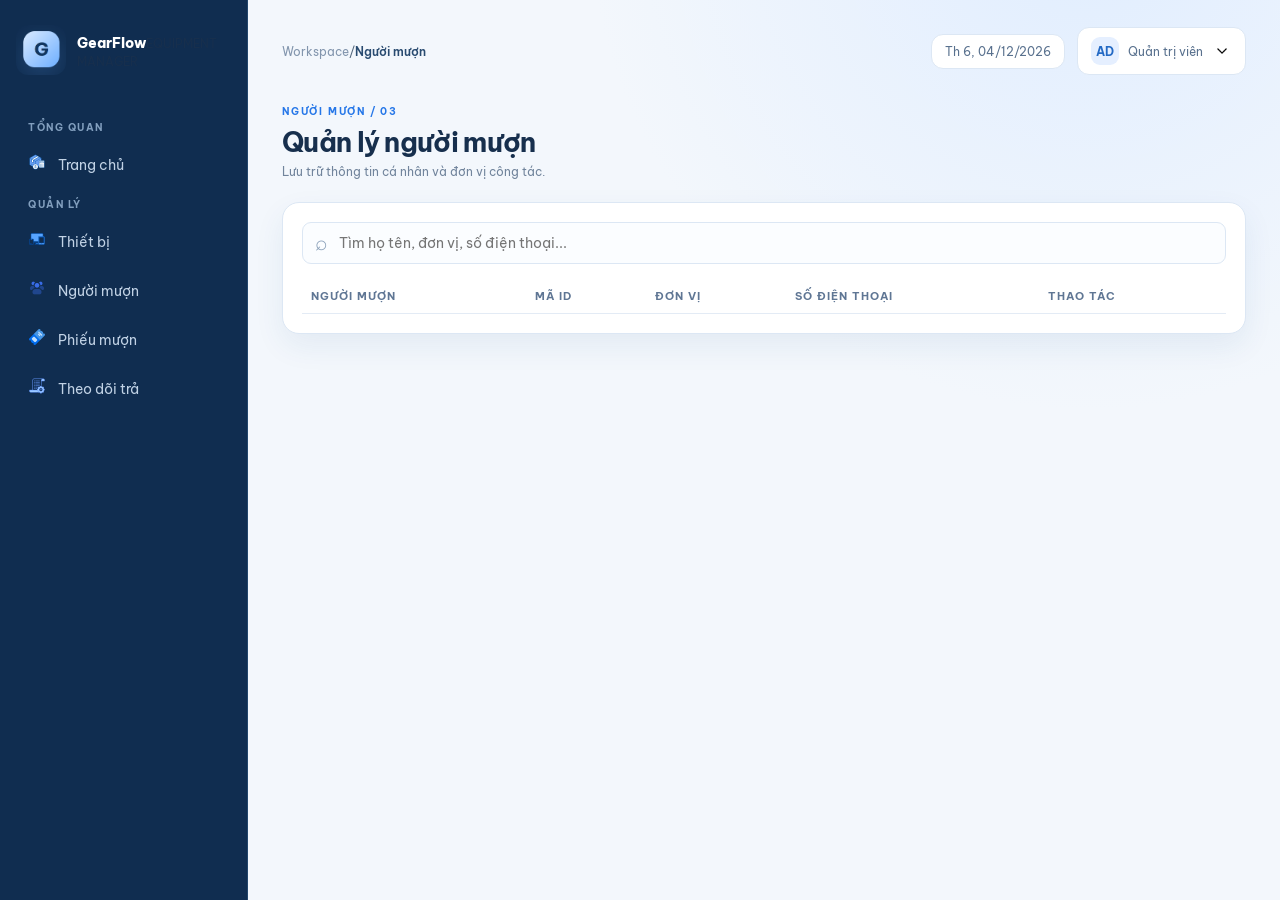
<file: html/customers.html>
<!DOCTYPE html>
<html lang="vi">
<head>
<meta charset="UTF-8">
<meta name="viewport" content="width=device-width, initial-scale=1.0">
<title>Người mượn | GearFlow Blue</title>
<link rel="preconnect" href="https://fonts.googleapis.com">
<link rel="preconnect" href="https://fonts.gstatic.com" crossorigin>
<link href="https://fonts.googleapis.com/css2?family=Be+Vietnam+Pro:wght@400;500;600;700;800&display=swap" rel="stylesheet">
<link rel="stylesheet" href="main.css">

</head>
<body data-page="customers">
<div class="app">
<aside class="sidebar">
  <div class="brand">
    <div><img class="logo-img" src="../images/logo.png" alt=""></div><div>
      <span class="title-name">GearFlow</span><small>EQUIPMENT MANAGER</small>
    </div>
  </div>
  <div class="nav-label">TỔNG QUAN</div>
  <nav class="nav">
    <a href="main.html" data-page="trangchu">
      <div>
        <img class="ico" src="../images/menu-TongQuang.png" alt="">
        <span class="nav-text">Trang chủ</span>
      </div>
    </a>
  </nav>
  <div class="nav-label">QUẢN LÝ</div>
  <nav class="nav">
    <a href="devices.html" data-page="devices">
      <div>
        <img class="ico" src="../images/menu-TB.png" alt="">
        <span class="nav-text">Thiết bị</span>
      </div>
    </a>
    <a href="customers.html" data-page="customers">
      <div>
        <img class="ico" src="../images/menu-Customers.png" alt="">
        <span class="nav-text">Người mượn</span>
      </div>
    </a>
    <a href="history.html" data-page="loans">
      <div>
        <img class="ico" src="../images/menu-PhieuMuon.png" alt="">
        <span class="nav-text">Phiếu mượn</span>
      </div>
    </a>
    <a href="observe.html" data-page="returns">
      <div>
        <img class="ico" src="../images/menu-history.png" alt="">
        <span class="nav-text">Theo dõi trả</span>
      </div>
    </a>
  </nav>
</aside>
<main class="main">
  <div class="topbar">
    <div class="crumb">Workspace<span class="sep">/</span><b id="crumb">Người mượn</b></div>
    <div class="top-right">
      <div class="date-chip" id="today"></div>
      <div class="user-chip">
        <div class="avatar">AD</div>
        <span>Quản trị viên</span>
        <img class="img-down-arrow" src="../images/down-arrow.png" alt="">
      </div>
    </div>
  </div>
  <section id="page">
    <div class="page-head">
      <div class="parent">
        <div class="eyebrow">Người mượn / 03</div>
        <h1>Quản lý người mượn</h1>
        <p>Lưu trữ thông tin cá nhân và đơn vị công tác.</p>
      </div>
    </div>

    <div class="panel">
      <div class="toolbar">
        <div class="search">
          <input id="searchBox" placeholder="Tìm họ tên, đơn vị, số điện thoại..." oninput="filterRows()">
        </div>
      </div>
      <div class="table-wrap">
        <table>
          <thead>
            <tr>
            <th>NGƯỜI MƯỢN</th>
            <th>MÃ ID</th>
            <th>ĐƠN VỊ</th>
            <th>SỐ ĐIỆN THOẠI</th>
            <th>THAO TÁC</th>
            </tr>
          </thead>
          <tbody id="tableBody"></tbody>
        </table>
      </div>
    </div>
  </section>
</main>
</div>
<div class="modal-backdrop" id="modalBackdrop">
  <div class="modal">
    <div class="modal-head">
      <h3 id="modalTitle">Thêm mới</h3>
      <button class="close" onclick="closeModal()"><span class="close-button">x</span></button>
    </div>
    <form id="modalForm">
      <div id="modalFields" class="form-grid"></div>
      <div class="modal-actions">
        <button type="button" class="btn btn-ghost" onclick="closeModal()">Hủy</button>
        <button class="btn btn-primary" type="submit">Lưu thông tin</button>
      </div>
    </form>
  </div>
</div>
<div class="toast" id="toast"></div>

<script src="../js/core.js"></script>
<script src="../js/customers.js"></script>
</body>
</html>
</file>
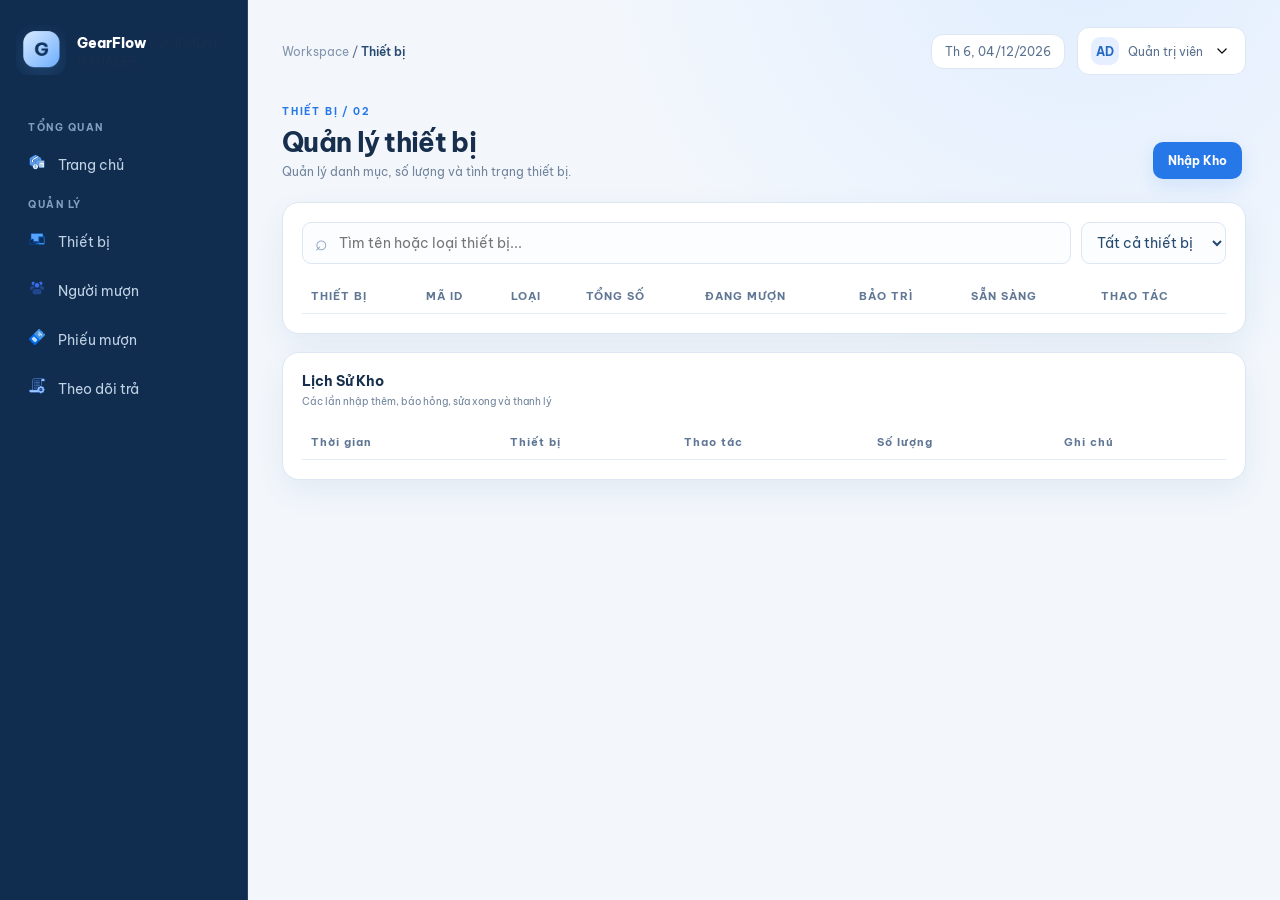
<file: html/devices.html>
<!DOCTYPE html>
<html lang="vi">
<head>
<meta charset="UTF-8">
<meta name="viewport" content="width=device-width, initial-scale=1.0">
<title>Thiết bị | GearFlow Blue</title>
<link rel="preconnect" href="https://fonts.googleapis.com">
<link rel="preconnect" href="https://fonts.gstatic.com" crossorigin>
<link href="https://fonts.googleapis.com/css2?family=Be+Vietnam+Pro:wght@400;500;600;700;800&display=swap" rel="stylesheet">
<link rel="stylesheet" href="main.css">

</head>
<body data-page="devices">
<div class="app">
<aside class="sidebar">
  <div class="brand">
    <div>
      <img class="logo-img" src="../images/logo.png" alt="">
    </div>
    <div>
      <span class="title-name">GearFlow</span>
      <small>EQUIPMENT MANAGER</small>
    </div>
  </div>
  <div class="nav-label">TỔNG QUAN</div>
  <nav class="nav">
    <a href="main.html" data-page="trangchu">
      <div>
        <img class="ico" src="../images/menu-TongQuang.png" alt="">
        <span class="nav-text">Trang chủ</span>
      </div>
    </a>
  </nav>
  <div class="nav-label">QUẢN LÝ</div>
  <nav class="nav">
    <a href="devices.html" data-page="devices">
      <div>
        <img class="ico" src="../images/menu-TB.png" alt="">
        <span class="nav-text">Thiết bị</span>
      </div>
    </a>
    <a href="customers.html" data-page="customers">
      <div>
        <img class="ico" src="../images/menu-Customers.png" alt="">
        <span class="nav-text">Người mượn</span>
      </div>
    </a>
    <a href="history.html" data-page="loans">
      <div>
        <img class="ico" src="../images/menu-PhieuMuon.png" alt="">
        <span class="nav-text">Phiếu mượn</span>
      </div>
    </a>
    <a href="observe.html" data-page="returns">
      <div>
        <img class="ico" src="../images/menu-history.png" alt="">
        <span class="nav-text">Theo dõi trả</span>
      </div>
    </a>
  </nav>
</aside>
<main class="main">
  <div class="topbar">
    <div class="crumb">
      Workspace <span class="sep">/</span> 
      <b id="crumb">Thiết bị</b>
    </div>
    <div class="top-right">
      <div class="date-chip" id="today">
      </div>
      <div class="user-chip">
        <div class="avatar">AD</div>
        <span>Quản trị viên</span>
        <img class="img-down-arrow" src="../images/down-arrow.png" alt="">
      </div>
    </div>
  </div>
  <section id="page">
    <div class="page-head">
      <div class="parent">
        <div class="eyebrow">Thiết bị / 02</div>
        <h1>Quản lý thiết bị</h1>
        <p>Quản lý danh mục, số lượng và tình trạng thiết bị.</p>
      </div>
      <button class="btn btn-primary" onclick="openModal('device')">Nhập Kho</button>
    </div>

    <div class="panel">
      <div class="toolbar">
        <div class="search">
          <input id="searchBox" placeholder="Tìm tên hoặc loại thiết bị..." oninput="filterRows()">
        </div>
         <select id="filterStatus" onchange="filterRows()">
          <option value="">Tất cả thiết bị</option>
          <option value="available">Sẵn sàng</option>
          <option value="out">Hết thiết bị</option>
          <option value="borrowed">Đang mượn</option>
          <option value="maintenance">Bảo trì</option>
        </select>
      </div>
      <div class="table-wrap">
        <table>
          <thead>
            <tr>
            <th>THIẾT BỊ</th>
            <th>MÃ ID</th>
            <th>LOẠI</th>
            <th>TỔNG SỐ</th>
            <th>ĐANG MƯỢN</th>
            <th>BẢO TRÌ</th>
            <th>SẴN SÀNG</th>
            <th>THAO TÁC</th>
            </tr>
          </thead>
          <tbody id="tableBody"></tbody>
        </table>
      </div>
    </div>
    <!-- bắt đầu: khung Lịch sử kho -->
    <div class="panel panel-gap">
      <div class="panel-head">
        <div>
          <h3>Lịch Sử Kho</h3>
          <p>Các lần nhập thêm, báo hỏng, sửa xong và thanh lý</p>
        </div>
      </div>
      <div class="table-wrap">
        <table>
          <thead>
            <tr>
              <th>Thời gian</th>
              <th>Thiết bị</th>
              <th>Thao tác</th>
              <th>Số lượng</th>
              <th>Ghi chú</th>
            </tr>
          </thead>
          <tbody id="stockLogBody"></tbody>
        </table>
      </div>
    </div>
  </section>
</main>
</div>
<div class="modal-backdrop" id="modalBackdrop">
  <div class="modal">
    <div class="modal-head">
      <h3 id="modalTitle">Thêm mới</h3>
      <button class="close" onclick="closeModal()"><span class="close-button">x</span></button>
    </div>
    <form id="modalForm">
      <div id="modalFields" class="form-grid"></div>
      <div class="modal-actions">
        <button type="button" class="btn btn-ghost" onclick="closeModal()">Hủy</button>
        <button class="btn btn-primary" type="submit">Lưu thông tin</button>
      </div>
    </form>
  </div>
</div>
<div class="toast" id="toast"></div>

<script src="../js/core.js"></script>
<script src="../js/devices.js"></script>

</body>
</html>
</file>
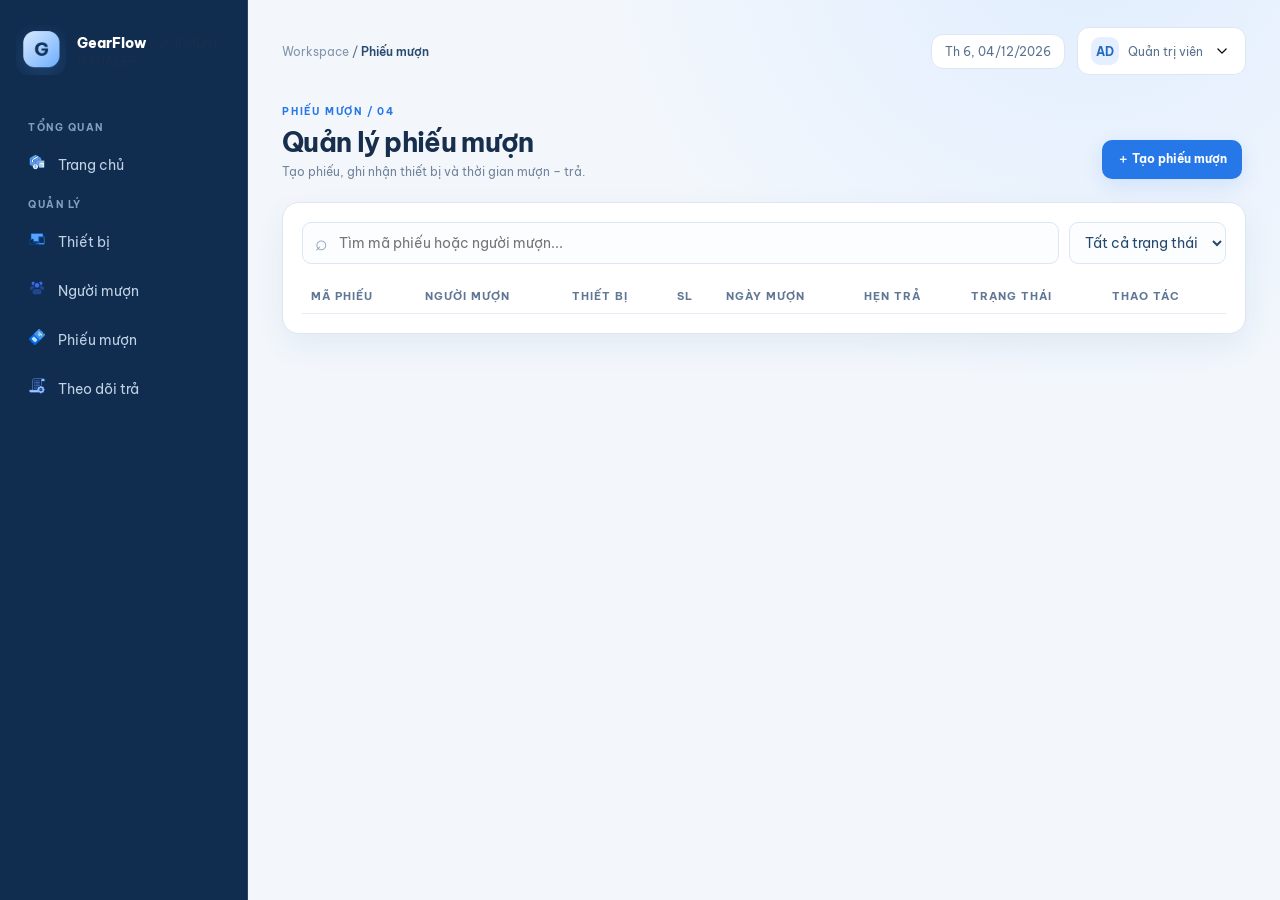
<file: html/history.html>
<!DOCTYPE html>
<html lang="vi">
<head>
<meta charset="UTF-8">
<meta name="viewport" content="width=device-width, initial-scale=1.0">
<title>Phiếu mượn | GearFlow Blue</title>
<link rel="preconnect" href="https://fonts.googleapis.com">
<link rel="preconnect" href="https://fonts.gstatic.com" crossorigin>
<link href="https://fonts.googleapis.com/css2?family=Be+Vietnam+Pro:wght@400;500;600;700;800&display=swap" rel="stylesheet">
<link rel="stylesheet" href="main.css">

</head>
<body data-page="loans">
<div class="app">
<aside class="sidebar">
  <div class="brand">
    <div>
      <img class="logo-img" src="../images/logo.png" alt="">
    </div>
    <div>
      <span class="title-name">GearFlow</span>
      <small>EQUIPMENT MANAGER</small>
    </div>
  </div>
  <div class="nav-label">TỔNG QUAN</div>
  <nav class="nav">
    <a href="main.html" data-page="trangchu">
      <div>
        <img class="ico" src="../images/menu-TongQuang.png" alt="">
        <span class="nav-text">Trang chủ</span>
      </div>
    </a>
  </nav>
  <div class="nav-label">QUẢN LÝ</div>
  <nav class="nav">
    <a href="devices.html" data-page="devices">
      <div>
        <img class="ico" src="../images/menu-TB.png" alt="">
        <span class="nav-text">Thiết bị</span>
      </div>
    </a>
    <a href="customers.html" data-page="customers">
      <div>
        <img class="ico" src="../images/menu-Customers.png" alt="">
        <span class="nav-text">Người mượn</span>
      </div>
    </a>
    <a href="history.html" data-page="loans">
      <div>
        <img class="ico" src="../images/menu-PhieuMuon.png" alt="">
        <span class="nav-text">Phiếu mượn</span>
      </div>
    </a>
    <a href="observe.html" data-page="returns">
      <div>
        <img class="ico" src="../images/menu-history.png" alt="">
        <span class="nav-text">Theo dõi trả</span>
      </div>
    </a>
  </nav>
</aside>
<main class="main">
  <div class="topbar">
    <div class="crumb">Workspace 
      <span class="sep">/</span> 
      <b id="crumb">Phiếu mượn</b>
    </div>
    <div class="top-right">
      <div class="date-chip" id="today"></div>
      <div class="user-chip">
        <div class="avatar">AD</div>
        <span>Quản trị viên</span>
        <img class="img-down-arrow" src="../images/down-arrow.png" alt="">
      </div>
    </div>
  </div>
  <section id="page">
    <div class="page-head">
      <div class="parent">
        <div class="eyebrow">Phiếu mượn / 04</div>
        <h1>Quản lý phiếu mượn</h1>
        <p>Tạo phiếu, ghi nhận thiết bị và thời gian mượn – trả.</p>
      </div>
      <button class="btn btn-primary" onclick="openModal('loan')">＋ Tạo phiếu mượn</button>
    </div>

    <div class="panel">
      <div class="toolbar">
        <div class="search">
          <input id="searchBox" placeholder="Tìm mã phiếu hoặc người mượn..." oninput="filterRows()">
        </div>
        <select id="filterStatus" onchange="filterRows()">
          <option value="">Tất cả trạng thái</option>
          <option>Đang mượn</option>
          <option>Quá hạn</option>
          <option>Đã trả</option>
        </select>
      </div>
      <div class="table-wrap">
        <table>
          <thead>
            <tr>
            <th>MÃ PHIẾU</th>
            <th>NGƯỜI MƯỢN</th>
            <th>THIẾT BỊ</th>
            <th>SL</th>
            <th>NGÀY MƯỢN</th>
            <th>HẸN TRẢ</th>
            <th>TRẠNG THÁI</th>
            <th>THAO TÁC</th>
            </tr>
          </thead>
          <tbody id="tableBody"></tbody>
        </table>
      </div>
    </div>
  </section>
</main>
</div>
<div class="modal-backdrop" id="modalBackdrop">
  <div class="modal">
    <div class="modal-head">
      <h3 id="modalTitle">Thêm mới</h3>
      <button class="close" onclick="closeModal()"><span class="close-button">x</span></button>
    </div>
    <form id="modalForm">
      <div id="modalFields" class="form-grid"></div>
      <div class="modal-actions">
        <button type="button" class="btn btn-ghost" onclick="closeModal()">Hủy</button>
        <button class="btn btn-primary" type="submit">Lưu thông tin</button>
      </div>
    </form>
  </div>
</div>
<div class="toast" id="toast"></div>

<script src="../js/core.js"></script>
<script src="../js/history.js"></script>

</body>
</html>
</file>
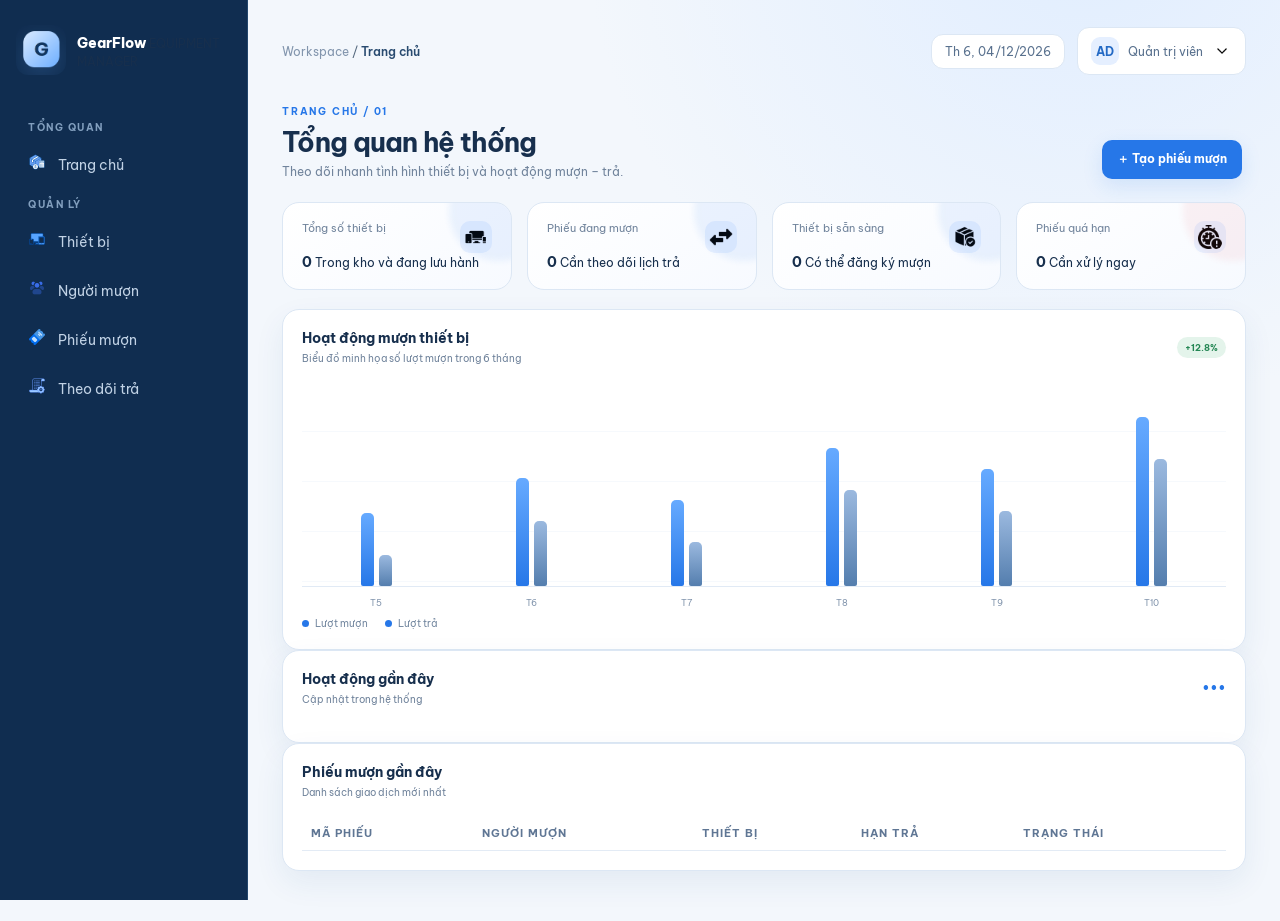
<file: html/main.html>
<!DOCTYPE html>
<html lang="vi">
<head>
<meta charset="UTF-8">
<meta name="viewport" content="width=device-width, initial-scale=1.0">
<title>Trang chủ | GearFlow Blue</title>
<link rel="preconnect" href="https://fonts.googleapis.com">
<link rel="preconnect" href="https://fonts.gstatic.com" crossorigin>
<link href="https://fonts.googleapis.com/css2?family=Be+Vietnam+Pro:wght@400;500;600;700;800&display=swap" rel="stylesheet">
<link rel="stylesheet" href="main.css">

</head>
<body data-page="trangchu">
<div class="app">
<aside class="sidebar">
  <div class="brand">
    <div>
      <img class="logo-img" src="../images/logo.png" alt="">
    </div>
    <div>
      <span class="title-name">GearFlow</span>
      <small>EQUIPMENT MANAGER</small>
    </div>
  </div>
  <div class="nav-label">TỔNG QUAN</div>
  <nav class="nav">
    <a href="main.html" data-page="trangchu">
      <div>
        <img class="ico" src="../images/menu-TongQuang.png" alt="">
        <span class="nav-text">Trang chủ</span>
      </div>
    </a>
  </nav>
  <div class="nav-label">QUẢN LÝ</div>
  <nav class="nav">
    <a href="devices.html" data-page="devices">
      <div>
        <img class="ico" src="../images/menu-TB.png" alt="">
        <span class="nav-text">Thiết bị</span>
      </div>
    </a>
    <a href="customers.html" data-page="customers">
      <div>
        <img class="ico" src="../images/menu-Customers.png" alt="">
        <span class="nav-text">Người mượn</span>
      </div>
    </a>
    <a href="history.html" data-page="loans">
      <div>
        <img class="ico" src="../images/menu-PhieuMuon.png" alt="">
        <span class="nav-text">Phiếu mượn</span>
      </div>
    </a>
    <a href="observe.html" data-page="returns">
      <div>
        <img class="ico" src="../images/menu-history.png" alt="">
        <span class="nav-text">Theo dõi trả</span>
      </div>
    </a>
  </nav>
</aside>
<main class="main">
  <div class="topbar">
  <div class="crumb">Workspace 
    <span class="sep">/</span> 
    <b id="crumb">Trang chủ</b>
  </div>
  <div class="top-right">
    <div class="date-chip" id="today"></div>
    <div class="user-chip">
      <div class="avatar">AD</div>
      <span>Quản trị viên</span>
      <img class="img-down-arrow" src="../images/down-arrow.png" alt="">
    </div>
  </div>
</div>
  <section id="page">
    <div class="page-head">
      <div class="parent">
        <div class="eyebrow">Trang chủ / 01</div>
        <h1>Tổng quan hệ thống</h1>
        <p>Theo dõi nhanh tình hình thiết bị và hoạt động mượn – trả.</p>
      </div>
      <button class="btn btn-primary" onclick="openModal('loan')">＋ Tạo phiếu mượn</button>
    </div>

    <div class="stats">
      <div class="stat stat-green">
        <div class="stat-top">
          <span>Tổng số thiết bị</span>
           <img class="stat-icon" src="../images/main-TSThietBi.png" alt="">
        </div>
        <strong id="statTotal">0</strong>
        <small>Trong kho và đang lưu hành</small>
      </div>
      <div class="stat stat-blue">
        <div class="stat-top">
          <span>Phiếu đang mượn</span>
          <img class="stat-icon" src="../images/main-PhieuDgMuon.png" alt="">
        </div>
        <strong id="statActive">0</strong>
        <small>Cần theo dõi lịch trả</small>
      </div>
      <div class="stat stat-green">
        <div class="stat-top">
          <span>Thiết bị sẵn sàng</span>
          <img class="stat-icon" src="../images/main-TBSanSang.png" alt="">
        </div>
        <strong id="statReady">0</strong>
        <small>Có thể đăng ký mượn</small>
      </div>
      <div class="stat stat-red">
        <div class="stat-top">
          <span>Phiếu quá hạn</span>
          <img class="stat-icon" src="../images/main-PhieuQuaHan.png" alt="">
        </div>
        <strong id="statOverdue">0</strong>
        <small>Cần xử lý ngay</small>
      </div>
    </div>

    <div class="grid-main">

      <div class="panel">
        <div class="panel-head">
          <div>
            <h3>Hoạt động mượn thiết bị</h3>
            <p>Biểu đồ minh họa số lượt mượn trong 6 tháng</p>
          </div>
          <span class="status green">+12.8%</span>
        </div>

        <div class="chart">
          <div class="bar-group">
            <div class="bar h-38"></div>
            <div class="bar alt h-16"></div>
            <span class="bar-label">T5</span>
          </div>
          <div class="bar-group">
            <div class="bar h-56"></div>
            <div class="bar alt h-34"></div>
            <span class="bar-label">T6</span>
          </div>
          <div class="bar-group">
            <div class="bar h-45"></div>
            <div class="bar alt h-23"></div>
            <span class="bar-label">T7</span>
          </div>
          <div class="bar-group">
            <div class="bar h-72"></div>
            <div class="bar alt h-50"></div>
            <span class="bar-label">T8</span>
          </div>
          <div class="bar-group">
            <div class="bar h-61"></div>
            <div class="bar alt h-39"></div>
            <span class="bar-label">T9</span>
          </div>
          <div class="bar-group">
            <div class="bar h-88"></div>
            <div class="bar alt h-66"></div>
            <span class="bar-label">T10</span>
          </div>
        </div>

        <div class="chart-legend">
          <span><i class="legend-dot"></i>Lượt mượn</span>
          <span><i class="legend-dot blue"></i>Lượt trả</span>
        </div>
      </div>

      <div class="panel">
        <div class="panel-head">
          <div>
            <h3>Hoạt động gần đây</h3>
            <p>Cập nhật trong hệ thống</p>
          </div>
          <span class="text-green">•••</span>
        </div>

        <div class="activity" id="activityList">

        </div>
      </div>
    </div>

    <div class="lower-grid">
      <div class="panel">
        <div class="panel-head">
          <div>
            <h3>Phiếu mượn gần đây</h3>
            <p>Danh sách giao dịch mới nhất</p>
          </div>
        </div>

      <div class="table-wrap">
        <table>
          <thead>
            <tr>
            <th>MÃ PHIẾU</th>
            <th>NGƯỜI MƯỢN</th>
            <th>THIẾT BỊ</th>
            <th>HẠN TRẢ</th>
            <th>TRẠNG THÁI</th>
            </tr>
          </thead>
          <tbody id="tableBody"></tbody>
        </table>
      </div>
      </div>
    </div>
  </section>
</main>
</div>
<div class="modal-backdrop" id="modalBackdrop">
  <div class="modal">
    <div class="modal-head">
      <h3 id="modalTitle">Thêm mới</h3>
      <button class="close" onclick="closeModal()"><span class="close-button">x</span></button>
    </div>
    <form id="modalForm">
      <div id="modalFields" class="form-grid"></div>
      <div class="modal-actions">
        <button type="button" class="btn btn-ghost" onclick="closeModal()">Hủy</button>
        <button class="btn btn-primary" type="submit">Lưu thông tin</button>
      </div>
    </form>
  </div>
</div>
<div class="toast" id="toast"></div>

<script src="../js/core.js"></script>
<script src="../js/main.js"></script>
</body>
</html>
</file>
<file: html/main.css>
*{box-sizing:border-box}
body{
    margin:0;
    background:radial-gradient(circle at 80% -10%,#1a3440 0,transparent 30%),rgb(243, 247, 252);color:rgb(23, 47, 77);
    font-family:'Be Vietnam Pro',sans-serif;
    font-size:14px}
button,input,select{
    font:inherit
}
button{
    cursor:pointer
}
.close-button:hover{
color: rgb(155, 101, 101);
}
.btn-primary {
    position: relative;
    overflow: hidden;
    z-index: 1;
    border: 2px solid #dce7f4;
    background: #f2f7fd;
    color: #527293;
    border-radius: 8px;
    padding: 6px 9px;
    font-size: 10px;
    margin-right: 4px;
    transition: color 0.3s ease, border-color 0.3s ease;
}
.btn-primary::before {
    content: "";
    position: absolute;
    top: 0;
    left: 0;
    width: 0%;
    height: 100%;
    background: #2d5a9a;
    z-index: -1;
    transition: width 0.15s ease;
    
}
.btn-primary:hover::before {
    width: 100%;
}
.title-name {
    color: white;
    font-size: bold ;
    font-weight: 800;
}
.app{
    display:flex;
    min-height:100vh
}
.sidebar{
    width:248px;
    background:#0d1520;
    border-right:1px solid rgb(220, 231, 244);
    padding:25px 16px;position:fixed;
    inset:0 auto 0 0;display:flex;
    flex-direction:column;
    z-index:5
}
.brand{
    display:flex;
    align-items:center;
    gap:11px;
    padding:0 10px 30px 0px;
}
.logo-img {
    width: 50px;
    height: 50px;
    object-fit: cover;      
    object-position: center;
    border-radius: 12px;
    left: 0px;
    right: 0px;
}


.brand .txt-small{
    display:block;
    font-size:10px;
    margin-top:2px;
    letter-spacing:1.4px
}
.nav-label{
    font-size:10px;
    color:#64768b;
    font-weight:700;
    letter-spacing:1.5px;
    padding:12px 12px 8px
}
.nav{
    display:flex;
    flex-direction:column;
    gap:5px
}
.nav a{
    border:0;
    background:transparent;
    color:#9eafc2;
    text-align:left;
    padding:12px 13px;
    border-radius:11px;
    display:flex;
    align-items:center;
    gap:12px;
    transition:.2s
}
.nav a:hover{
    background:#172536;
    color:#fff
}
.nav a.active{
    background:linear-gradient(100deg,#1b493e,#17352f);
    color:rgb(38, 119, 232);
   
}
.nav .ico{
    width:16px;
    height: 16px;
    text-align:center;
    margin-right: 10px;
}

.online{
    display:flex;
    align-items:center;
    gap:8px;
    color:#b8c6d5;
    font-size:12px
}
.dot{
    width:7px;
    height:7px;
    background:rgb(38, 119, 232);
    border-radius:50%;
    box-shadow:0 0 10px rgb(38, 119, 232)
}

.main{
    margin-left:248px;
    width:calc(100% - 248px);
    padding:27px 34px 50px;
    max-width:1700px
}
.topbar{
    display:flex;
    justify-content:space-between;
    align-items:center;
    margin-bottom:30px;
    gap:16px
}
.crumb{
    color:rgb(113, 132, 156);
    font-size:12px
}
.crumb b{
    color:rgb(23, 47, 77);
    font-weight:600
}
.top-right{
    display:flex;
    align-items:center;
    gap:12px
}
.date-chip,.user-chip{
    border:1px solid rgb(220, 231, 244);
    background:#111b27;border-radius:12px;
    padding:9px 13px;
    color:#b9c8d8;
    font-size:12px
}
.user-chip{
    display:flex;
    align-items:center;
    gap:9px
}
.avatar{
    width:28px;
    height:28px;
    border-radius:9px;
    background:#254c48;
    color:rgb(38, 119, 232);
    display:flex;
    align-items:center;
    justify-content:center;
    font-weight:700
}
.page-head{
    display:flex;
    justify-content:space-between;
    align-items:flex-end;
    margin-bottom:23px;
    gap:15px
}
.eyebrow{
    color:rgb(38, 119, 232);
    font-size:10px;
    letter-spacing:1.8px;
    font-weight:700;
    text-transform:uppercase
}
.parent:nth-child(1):hover{
    color: rgb(57, 152, 241);
    cursor: pointer;

}

.page-head h1{
    font-size:27px;
    margin:7px 0 5px;
    letter-spacing:-.7px
}
.page-head p{
    margin:0;
    color:rgb(113, 132, 156);
    font-size:12px
}
.btn{
    border:0;
    border-radius:10px;
    padding:11px 15px;
    font-weight:700;
    font-size:12px;
    display:inline-flex;
    align-items:center;
    gap:8px
}
.btn-primary{
    background:rgb(38, 119, 232);
    color:#06150f;
    box-shadow:0 7px 20px #42e0a122
}
.btn-primary:hover{
    background:#6af0b9
}
.btn-ghost{
    background:#1a2939;
    color:#d7e4f1;
    border:1px solid rgb(220, 231, 244)
}
.btn-ghost:hover {
    color:rgb(154, 65, 65);
}
.btn-danger{
    background:#48232c;
    color:#ff9aa4;
    border:1px solid #67313b
}
.stats{
    display:flex;
    gap:15px;
    margin-bottom:19px
}
.stats>.stat{
    flex:1
}
.stat{
    background:linear-gradient(145deg,#152231,#111a26);
    border:1px solid rgb(220, 231, 244);border-radius:17px;
    padding:18px 19px;
    position:relative;
    overflow:hidden
}
.stat:after{
    content:"";
    position:absolute;
    width:100px;
    height:100px;
    border-radius:50%;
    right:-38px;
    top:-42px;
    background:rgb(38, 119, 232);
    opacity:.08;
    filter:blur(3px)
}
.stat-top{
    display:flex;
    justify-content:space-between;
    color:rgb(113, 132, 156);
    font-size:11px
}
.stat-icon{
    width:32px;
    height:32px;
    border-radius:10px;
    background:#203b38;
    display:flex;
    align-items:center;
    justify-content:center;
    padding:4px;
}
.stat .txt-strong{
    display:block;
    font-size:27px;
    margin:14px 0 5px;
    letter-spacing:-1px
}
.stat .txt-small{
    font-size:10px
}
.up{
    color:rgb(38, 119, 232)!important
}
.flex-main{
    display:flex;
    gap:17px
}
.flex-main>:first-child{
    flex:1.65 1 0;
    min-width:0
}
.flex-main>:last-child{
    flex:.85 1 0;
    min-width:260px
}
.panel{
    background:rgb(255, 255, 255);
    border:1px solid rgb(220, 231, 244);
    border-radius:17px;
    padding:19px;box-shadow:0 12px 30px rgba(31, 76, 130, 0.075);
    min-width:0
}
.panel-head{
    display:flex;
    justify-content:space-between;
    align-items:center;
    margin-bottom:17px;
    gap:10px
}
.panel-head h3{
    margin:0;
    font-size:14px
}
.panel-head p{
    margin:5px 0 0;
    color:rgb(113, 132, 156);
    font-size:10px
}
.text-link{
    background:none;
    border:0;
    color:rgb(38, 119, 232);
    font-size:11px;
    font-weight:600
}
.chart{
    height:205px;
    display:flex;
    align-items:flex-end;
    gap:15px;
    padding:12px 4px 0;
    border-bottom:1px solid rgb(220, 231, 244);
    background:repeating-linear-gradient(to bottom,transparent 0,transparent 49px,#233142 50px)
}
.bar-group{
    height:100%;
    flex:1;
    display:flex;
    align-items:flex-end;
    justify-content:center;
    gap:5px;position:relative
}
.bar{
    width:13px;
    border-radius:5px 5px 2px 2px;
    background:linear-gradient(180deg,rgb(38, 119, 232),#1b8d70);
    min-height:4px
}
.bar.alt{
    background:linear-gradient(180deg,#538fca,#315b8b)
}
.bar-label{
    position:absolute;
    bottom:-22px;
    color:#8192a6;
    font-size:9px
}
.chart-legend{
    display:flex;
    gap:17px;
    margin-top:30px;
    color:rgb(113, 132, 156);
    font-size:10px
}
.legend-dot{
    display:inline-block;
    width:7px;
    height:7px;
    border-radius:50%;
    margin-right:6px;
    background:rgb(38, 119, 232)
}
.legend-dot.blue{
    background:rgb(38, 119, 232)
}
.activity{
    display:flex;
    flex-direction:column;
    gap:15px
}
.activity-item{
    display:flex;
    gap:11px;
    align-items:flex-start
}
.activity-icon{
    width:31px;
    height:31px;
    border-radius:10px;
    background:#20372f;
    display:flex;
    align-items:center;
    justify-content:center;
    flex:none;
    padding: 2px;

}
.activity-item .txt-strong{
    display:block;
    font-size:12px;
    margin:0;
    color:#173a63;
}
.activity-item p{
    font-size:10px;
    color:rgb(113, 132, 156);
    margin:4px 0 0
}
.activity-item time{
    display:block;
    font-size:9px;
    color:#71849a;
    margin-top:5px
}
.lower-flex{
    display:flex;
    gap:17px;
    margin-top:17px
}
.lower-flex>:first-child{
    flex:1.4 1 0;
    min-width:0
}
.lower-flex>:last-child{
    flex:1 1 0;
    min-width:0
}
.table-wrap{
    overflow:auto
}
table{
    width:100%;
    border-collapse:collapse;
    white-space:nowrap
}
th{
    text-align:left;
    color:#75899f;
    font-size:11px;
    font-weight:700;
    letter-spacing:1px;
    padding:10px 9px;
    border-bottom:1px solid rgb(220, 231, 244)
}
td{
    padding:13px 9px;
    border-bottom:1px solid #202d3c;
    font-size:10px;
    color:#d2deea
}
tbody tr:last-child td{
    border-bottom:0
}
.device-cell{
    display:flex;
    align-items:center;
    gap:9px
}

.device-pic{
    width:31px;
    height:31px;
    border-radius:9px;
    background:#20313c;
    object-fit:cover;
    padding:4px;
    flex:none;
    font-size:15px
}
.device-cell b{
    font-size:10px
}
.device-cell .txt-small{
    display:block;
    color:rgb(113, 132, 156);
    font-size:9px;
    margin-top:3px
}
.status{
    padding:5px 8px;
    border-radius:20px;
    font-size:9px;
    font-weight:700;
    display:inline-block
}
.status.green{
    background:#153a30;
    color:#5ce7ad
}
.status.yellow{
    background:#40351d;
    color:#f6ce75
}
.status.red{
    background:#42232b;
    color:#ff8c98
}
.status.blue{
    background:#1b3048;
    color:#83bdff
}
.quick-flex{
    display:flex;
    flex-wrap:wrap;
    gap:10px
}
.quick-flex>.quick{
    flex:0 0 calc(50% - 5px)
}
.quick{
    border:1px solid rgb(220, 231, 244);
    border-radius:12px;
    padding:13px;
    background:#142130;
    color:#dbe6f1;
    text-align:left
}
.quick:hover{
    border-color:#3c8c72;
    background:#18302e
}
.quick span{
    font-size:18px
}
.quick b{
    display:block;
    font-size:10px;
    margin-top:9px
}
.quick .txt-small{
    display:block;
    font-size:9px;
    margin-top:4px
}
.toolbar{
    display:flex;
    gap:10px;
    flex-wrap:wrap;
    margin-bottom:15px
}
.search{
    flex:1;
    min-width:190px;
    position:relative
}
.search input{
    width:100%;
    padding:11px 13px 11px 36px
}
.search:before{
    content:"⌕";
    position:absolute;
    left:13px;
    top:7px;
    font-size:21px;
    color:#8294a8
}
.field,input,select{
    background:#0f1925;
    border:1px solid rgb(220, 231, 244);
    color:rgb(23, 47, 77);
    border-radius:9px;
    padding:10px 11px;
    outline:none
}
.field:focus,input:focus,select:focus{
    border-color:rgb(38, 119, 232);
    box-shadow:0 0 0 3px #42e0a11a
}
.toolbar select{
    min-width:145px
}
.action-btn{
    border:1px solid rgb(220, 231, 244);
    background:#1a2938;
    color:#bcd0e0;
    border-radius:8px;
    padding:6px 9px;
    font-size:10px;
    margin-right:4px
}
.action-btn:hover{
    border-color:rgb(38, 119, 232);
    color:rgb(38, 119, 232)
}
.form-flex{
    display:flex;
    flex-wrap:wrap;
    gap:13px
}
.form-group{
    display:flex;
    flex-direction:column;
    flex:0 0 calc(50% - 6.5px);
    min-width:0;
    gap:6px
}
.form-group label{
    font-size:10px;
    color:#a9b9c9
}
.form-group input,.form-group select{
    width:100%
}
.form-group.full{
    flex-basis:100%
}

.modal-backdrop{
    position:fixed;
    inset:0;background:#03070dcc;
    display:none;
    align-items:center;
    justify-content:center;
    padding:18px;
    z-index:20
}
.modal-backdrop.show{
    display:flex
}
.modal{
    width:min(520px,100%);
    background:#121d2a;
    border:1px solid #304257;
    border-radius:18px;
    padding:22px;
    box-shadow:0 30px 90px #0009
}
.modal-head{
    display:flex;
    justify-content:space-between;
    align-items:center;
    margin-bottom:18px
}
.modal-head h3{
    margin:0;
    font-size:16px
}
.close{
    background:none;
    border:0;
    color:#9aabba;
    font-size:23px
}
.modal-actions{
    display:flex;justify-content:flex-end;
    gap:9px;
    margin-top:20px
}
.empty{
    text-align:center;
    padding:35px;
    color:rgb(113, 132, 156)
}
.empty div{
    font-size:30px;
    margin-bottom:10px
}
.mobile-menu{
    display:none
}

@media(max-width:1050px){
    .stats{
        flex-wrap:wrap
    }
    .stats>.stat{
        flex:0 0 calc(50% - 7.5px)
    }
    .flex-main,.lower-flex{
        flex-direction:column
    }
    .flex-main>:first-child,.flex-main>:last-child,
    .lower-flex>:first-child,.lower-flex>:last-child{
        flex:none;
        min-width:0
    }
}
@media(max-width:720px){
    .sidebar{
        width:72px;
        padding:20px 9px
    }
    .brand{
        padding:0 7px 25px 0px;
    }
    .brand .txt-strong,.brand .txt-small,.nav-label,.nav a .nav-text,.title-name{
        display:none
    }
    .nav a{
        justify-content:center;
        padding:13px 8px
    }
    .main{
        margin-left:72px;
        width:calc(100% - 72px);
        padding:20px 14px
    }
    .topbar{
        align-items:flex-start
    }
    .date-chip{
        display:none
    }
    .page-head{
        align-items:flex-start;
        flex-direction:column
    }
    .stats{
        gap:9px
    }
    .stats>.stat{
        flex:0 0 calc(50% - 4.5px)
    }
    .stat{
        padding:14px
    }
    .stat .txt-strong{
        font-size:23px
    }
    .stat-top{
        font-size:10px
    }
    .form-group{
        flex-basis:100%
    }
}

/* BLUE THEME OVERRIDES */
body{
    background:radial-gradient(circle at 85% -10%,#e0edff 0,transparent 34%),rgb(243, 247, 252);color:rgb(23, 47, 77)
}
.sidebar{
    background:#102d50;
    border-right:1px solid #23466c
}
.brand-mark{
    background:linear-gradient(135deg,#d9eaff,#6eafff);
    color:#12365f;
    box-shadow:0 8px 24px #66aaff33
}
.brand .txt-small{
    color:#a8c1df
}
.nav-label{
    color:#829fbe
}
.nav a{
    color:#c1d2e5
}
.nav a:hover{
    background:#1c416b;
    color:#fff
}
.nav a.active{
    background:linear-gradient(100deg,#205a9e,#19477d);
    color:#d7eaff;

}

.online{
    color:#d1e2f4
}

.crumb{
    color:#8295ad
}
.crumb b{
    color:#294b70
}
.date-chip,.user-chip{
    border-color:rgb(220, 231, 244);
    background:#fff;
    color:#59718e
}
.avatar{
    background:#e5efff;
    color:#2369c4
}
.eyebrow{
    color:#2677e8
}

.stat{
    background:linear-gradient(145deg,#fff,#f7faff);
    border-color:rgb(220, 231, 244)
}
.stat-top{
    color:#71849c
}
.stat-icon{
    background:#e7f0ff;
    color:#2677e8
}
.panel{
    background:#fff;
    border-color:rgb(220, 231, 244);
    box-shadow:0 12px 30px rgba(31, 76, 130, 0.075)
}
.chart{
    border-bottom-color:#e1eaf5;
    background:repeating-linear-gradient(to bottom,transparent 0,transparent 49px,#edf3fa 50px)
}
.bar{
    background:linear-gradient(180deg,#66aaff,#2677e8)
}
.bar.alt{
    background:linear-gradient(180deg,#9bb9df,#547eae)
}
.bar-label{
    color:#8295ad
}
.chart-legend{
    color:#7488a0
}
.activity-icon{
    background:#e8f1ff;
    color:#2677e8
}
.activity-item p{
    color:#7b8ea5
}
.activity-item time{
    color:#91a1b4
}
th{
    color:#5f7694;border-bottom-color:#e3ebf5
}
td{
    color:#385573;border-bottom-color:#edf2f8
}
.device-pic{
    background:#eaf2fc
}
.status.green{
    background:#e4f4eb;
    color:#238653
}
.status.yellow{
    background:#fff3dc;
    color:#a8751e
}
.status.red{
    background:#fde9eb;
    color:#c34653
}
.status.blue{background:#e5efff;
    color:#276bc2
}
.quick{border-color:#e0e9f4;
    background:#f8fbff;
    color:#294b70
}
.quick:hover{
    border-color:#8ab8f0;
    background:#f0f6ff
}
.field,input,select{
    background:#fbfdff;
    border-color:#dce7f4;
    color:#25496e
}
.field:focus,input:focus,select:focus{
    border-color:#5c9bea;
    box-shadow:0 0 0 3px #2677e81a
}
.toolbar select{
    background:#fbfdff
}
.search:before{
    color:#8aa0b9
}
.action-btn{
   position: relative;
    overflow: hidden;
    z-index: 1;
    border: 2px solid #dce7f4;
    background: #f2f7fd;
    color: #527293;
    border-radius: 8px;
    padding: 6px 9px;
    font-size: 10px;
    margin-right: 4px;
    transition: color 0.3s ease, border-color 0.3s ease;
}

.action-btn::before {
    content: "";
    position: absolute;
    top: 0;
    left: 0;
    width: 0%;
    height: 100%;
    background: #2677e8;
    z-index: -1;
    transition: width 0.15s ease;
}
.action-btn:hover {
    border-color:#165ff1;
    color: white;
}
.action-btn:hover::before {
    width: 100%;
}
.modal-backdrop{
    background:#102d5099
}
.modal{
    background:#fff;
    border-color:#d7e5f5;
    box-shadow:0 30px 90px #244a7330
}
.modal-head h3{
    color:#23466b
}
.close{
    color:#8498ae
}
.btn-primary{
    background:#2677e8;
    color:#fff;
    box-shadow:0 7px 20px #2677e822
}
.btn-primary:hover{
    background:#185fc0
}
.btn-ghost{
    background:#f2f7fd;
    color:#456582;
    border-color:#dce7f4
}
.btn-danger{
    background:#fde9eb;
    color:#bf4651;
    border-color:#f3cbd0
}
.text-link{
    color:#2677e8
}
.img-down-arrow {
    height: 20px;
    width: 20px;
}

/* Thanh điều hướng dùng thẻ <a> thay cho <button> */
.nav a{
    text-decoration:none;
    font:inherit;
    cursor:pointer
}

/* ===== Chuyển từ style inline trong HTML ===== */
.crumb .sep{color:#53677d}
.text-green{color:rgb(38, 119, 232)}
.panel.panel-gap{margin-top:18px}
.stat.stat-red:after{background:rgb(228, 92, 104)}
.bar.h-16{height:16%}
.bar.h-23{height:23%}
.bar.h-34{height:34%}
.bar.h-38{height:38%}
.bar.h-39{height:39%}
.bar.h-45{height:45%}
.bar.h-50{height:50%}
.bar.h-56{height:56%}
.bar.h-61{height:61%}
.bar.h-66{height:66%}
.bar.h-72{height:72%}
.bar.h-88{height:88%}

/* Huong dan chon nguoi muon trong form tao phieu */
.loan-borrower-hint {
    display: block;
    margin: 7px 0 0;
    line-height: 1.5;
    font-size: 12px;
}
.loan-borrower-hint a {
    color: #2475e8;
    font-weight: 600;
    text-decoration: none;
}
.loan-borrower-hint a:hover {
    text-decoration: underline;
}


/* ===== Thong ke trang chu ===== */
.stat-flex{display:flex;gap:18px;margin-bottom:18px}
.stat-flex>*{flex:1 1 0;min-width:0}
.rank-item{display:flex;align-items:center;gap:12px;padding:10px 0;border-bottom:1px solid #edf3fa}
.rank-item:last-child{border-bottom:0}
.rank-no{width:26px;height:26px;border-radius:50%;background:#e5efff;color:#2677e8;font-weight:700;font-size:12px;display:flex;align-items:center;justify-content:center;flex:none}
.rank-info{display:flex;flex-direction:column;min-width:0}
.rank-info .txt-strong{font-size:13px;overflow:hidden;text-overflow:ellipsis;white-space:nowrap}
.rank-info .txt-small{font-size:11px}
.rank-empty{color:#7488a0;font-size:13px}
.rate-row{display:flex;justify-content:space-between;font-size:13px;margin:8px 0 6px}
.rate-bar{height:8px;border-radius:99px;background:#edf3fa;overflow:hidden;margin-bottom:14px}
.rate-bar i{display:block;height:100%;width:0;background:#1b8d70;border-radius:99px;transition:width .4s}
.rate-bar.red i{background:#e5484d}
.bar-label{white-space:nowrap}
@media (max-width:900px){.stat-flex{flex-direction:column}.stat-flex>*{flex:none}}


/* ===== Loc ngay, nut xoa, chi tiet + in phieu ===== */
.date-filter{display:flex;align-items:center;gap:8px;font-size:12px;color:#7488a0}
.date-filter input{padding:8px 10px}
.action-btn.danger{color:#e5484d;border-color:#f3c5c7}
.action-btn.danger:hover{background:#fdecec;border-color:#e5484d;color:#e5484d}
.detail-modal{width:min(640px,100%);max-height:92vh;overflow:auto}
.detail-info{display:flex;flex-wrap:wrap;gap:12px 20px;margin-bottom:16px}
.detail-info div{display:flex;flex-direction:column;gap:2px;flex:0 0 calc(50% - 10px);min-width:0}
.detail-info span{font-size:11px;color:#7488a0}
.detail-info .txt-strong{font-size:14px}
.detail-table{width:100%;border-collapse:collapse;margin-bottom:8px}
.detail-table th,.detail-table td{border-bottom:1px solid #e1eaf5;padding:9px 8px;text-align:left;font-size:13px}



.txt-strong{
    margin:0;
    font-size:15px;
    font-weight:700;
    line-height:1.35;
    color: #173b63;
}
.txt-small{
    margin:0;
    font-size:12px;
    font-weight:400;
    line-height:1.5;
    color:#7a8fa8;
}
.rate-row .txt-strong{
    font-size:13px;
}
.detail-info .txt-strong{
    color:#173a63;
}

/* ===== Form phieu muon: an SDT + Don vi cho den khi chon nguoi muon ===== */
.form-group.borrower-extra{display:none}
.form-group.borrower-extra.show{display:flex;animation:fieldIn .2s ease}
@keyframes fieldIn{from{opacity:0;transform:translateY(-4px)}to{opacity:1;transform:none}}

/* ===== Nut Dang xuat: dung chung .btn .btn-primary voi nut Nhap Kho ===== */
.user-chip .btn-logout{
    margin-left:10px;
    padding:7px 14px;
    font-size:12px;
}

/* ===== Cac style truoc day viet truc tiep trong HTML/JS ===== */
.stock-summary{
    font-size:13px;
    line-height:1.7;
}
.form-group .loan-item{
    display:flex;
    gap:8px;
    margin-bottom:8px;
}
.form-group .loan-item select{
    flex:1;
    min-width:0;
}
.form-group .loan-item input{
    width:84px;
    flex:none;
}

/* ===== Trang dang nhap (truoc day la the <style> trong login.php) ===== */
.login-wrap { 
    min-height: 100vh; 
    display: flex; 
    align-items: center; 
    justify-content: center; 
    background: linear-gradient(135deg, #f0f4ff 0%, #e4edf8 100%);
}
.login-card { 
    width: 400px; 
    padding: 40px; 
    background: #ffffff; 
    border-radius: 20px;
    box-shadow: 0 12px 40px rgba(30, 80, 160, 0.12); 
    border: 1px solid rgba(220, 230, 245, 0.8);
}
.login-header {
    text-align: center;
    margin-bottom: 28px;
}
.login-card h1 { 
    margin: 0 0 6px; 
    font-size: 26px; 
    font-weight: 700;
    color: #1e3a60; 
}
.login-card p { 
    margin: 0; 
    color: #6b7f99; 
    font-size: 14px; 
}
.login-card .form-group { 
    margin-bottom: 18px; 
}
.login-card label {
    display: block;
    margin-bottom: 6px;
    font-size: 13px;
    font-weight: 600;
    color: #334e68;
}
.login-card input {
    width: 100%;
    padding: 12px 16px;
    border: 1px solid #cbd5e1;
    border-radius: 10px;
    font-size: 14px;
    outline: none;
    transition: all 0.2s ease;
    box-sizing: border-box;
}
.login-card input:focus {
    border-color: #1e50a0;
    box-shadow: 0 0 0 3px rgba(30, 80, 160, 0.15);
}
.login-card .btn { 
    width: 100%; 
    padding: 12px;
    background: #1e50a0;
    color: white;
    border: none;
    border-radius: 10px;
    font-size: 15px;
    font-weight: 600;
    cursor: pointer;
    transition: background 0.2s;
    margin-top: 10px;
    
    display: flex;
    align-items: center;
    justify-content: center;
}
.login-card .btn:hover {
    background: #163d7d;
}
#loginError { 
    color: #dc2626; 
    font-size: 13px; 
    min-height: 18px; 
    margin-bottom: 12px; 
    text-align: center;
}

/* ===== O chon nguoi muon dang go tim (combobox) ===== */
.combo{position:relative}
.combo-list{
    display:none;
    position:absolute;
    left:0;right:0;top:calc(100% + 4px);
    max-height:220px;
    overflow-y:auto;
    background:#fff;
    border:1px solid #d7e5f5;
    border-radius:10px;
    box-shadow:0 12px 30px #244a7333;
    z-index:30
}
.combo-list.show{display:block}
.combo-item{
    display:flex;
    flex-direction:column;
    gap:2px;
    padding:9px 12px;
    cursor:pointer;
    border-bottom:1px solid #eef3fa
}
.combo-item:last-child{border-bottom:0}
.combo-item b{font-size:13px;color:#173a63}
.combo-item span{font-size:11px;color:#8294a8}
.combo-item:hover,.combo-item.active{background:#eaf2fe}
.combo-empty{padding:12px;font-size:12px;color:#8294a8;text-align:center}
</file>
